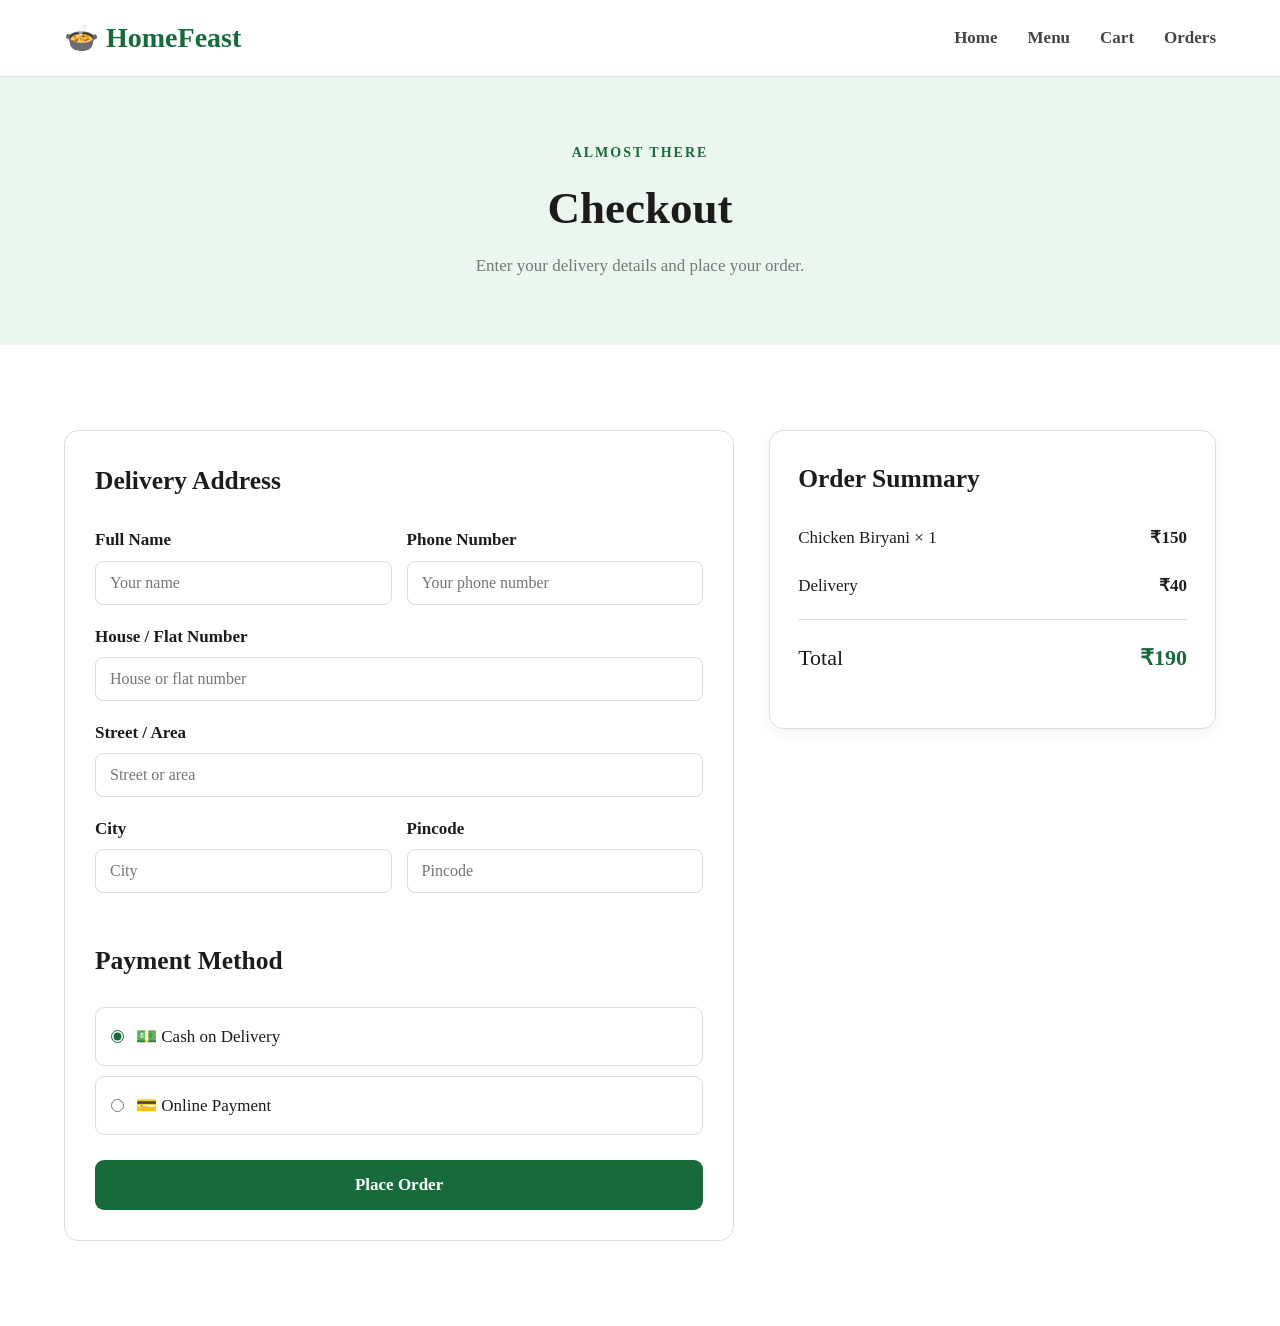
<file: HomeFeast/frontend/checkout.html>
<!DOCTYPE html>
<html lang="en">

<head>

    <meta charset="UTF-8">

    <meta name="viewport"
          content="width=device-width, initial-scale=1.0">

    <title>Checkout | HomeFeast</title>

    <link rel="stylesheet" href="css/style.css">

</head>

<body>


<header class="navbar">

    <div class="container nav-container">

        <a href="index.html" class="logo">
            🍲 HomeFeast
        </a>

        <nav class="nav-links">

            <a href="index.html">Home</a>
            <a href="menu.html">Menu</a>
            <a href="cart.html">Cart</a>
            <a href="orders.html">Orders</a>

        </nav>

    </div>

</header>


<main>

    <section class="page-banner">

        <div class="container">

            <p class="section-label">
                ALMOST THERE
            </p>

            <h1>
                Checkout
            </h1>

            <p>
                Enter your delivery details and place your order.
            </p>

        </div>

    </section>


    <section class="section">

        <div class="container checkout-layout">


            <div class="checkout-form">

                <h2>
                    Delivery Address
                </h2>


                <form id="checkoutForm">

                    <div class="form-row">

                        <div class="form-group">

                            <label>
                                Full Name
                            </label>

                            <input
                                type="text"
                                placeholder="Your name"
                                required>

                        </div>


                        <div class="form-group">

                            <label>
                                Phone Number
                            </label>

                            <input
                                type="tel"
                                placeholder="Your phone number"
                                required>

                        </div>

                    </div>


                    <div class="form-group">

                        <label>
                            House / Flat Number
                        </label>

                        <input
                            type="text"
                            placeholder="House or flat number"
                            required>

                    </div>


                    <div class="form-group">

                        <label>
                            Street / Area
                        </label>

                        <input
                            type="text"
                            placeholder="Street or area"
                            required>

                    </div>


                    <div class="form-row">

                        <div class="form-group">

                            <label>
                                City
                            </label>

                            <input
                                type="text"
                                placeholder="City"
                                required>

                        </div>


                        <div class="form-group">

                            <label>
                                Pincode
                            </label>

                            <input
                                type="text"
                                placeholder="Pincode"
                                required>

                        </div>

                    </div>


                    <h2 class="payment-title">
                        Payment Method
                    </h2>


                    <div class="payment-options">

                        <label class="payment-option">

                            <input
                                type="radio"
                                name="payment"
                                value="cod"
                                checked>

                            <span>
                                💵 Cash on Delivery
                            </span>

                        </label>


                        <label class="payment-option">

                            <input
                                type="radio"
                                name="payment"
                                value="online">

                            <span>
                                💳 Online Payment
                            </span>

                        </label>

                    </div>


                    <button
                        type="submit"
                        class="btn btn-primary full-width">

                        Place Order

                    </button>

                </form>

            </div>


            <div class="summary-card">

                <h2>
                    Order Summary
                </h2>


                <div class="checkout-food">

                    <span>
                        Chicken Biryani × 1
                    </span>

                    <strong>
                        ₹150
                    </strong>

                </div>


                <div class="summary-row">

                    <span>
                        Delivery
                    </span>

                    <strong>
                        ₹40
                    </strong>

                </div>


                <div class="summary-divider"></div>


                <div class="summary-total">

                    <span>
                        Total
                    </span>

                    <strong>
                        ₹190
                    </strong>

                </div>

            </div>

        </div>

    </section>

</main>


<script src="js/main.js"></script>

</body>
</html>
</file>
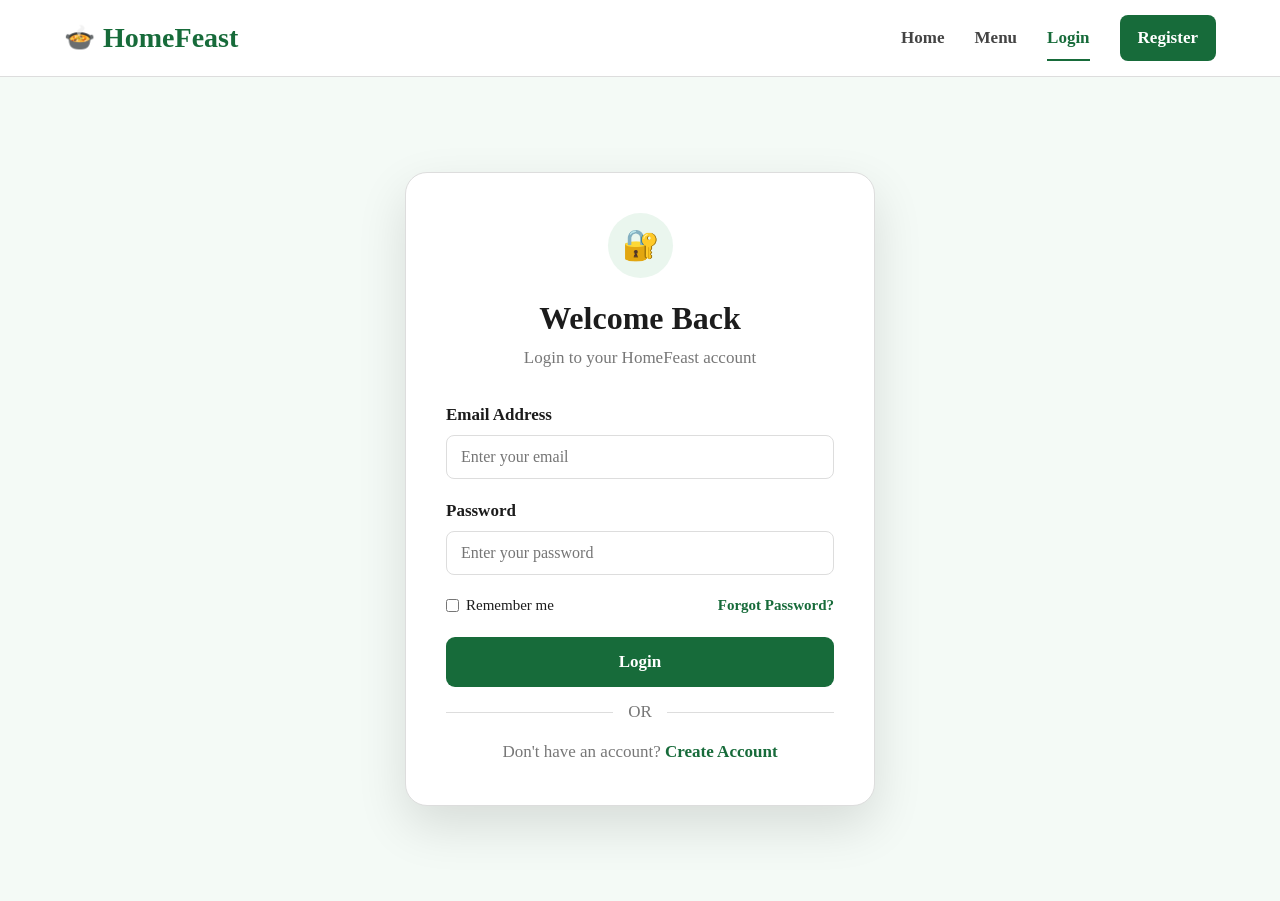
<file: HomeFeast/frontend/login.html>
<!DOCTYPE html>
<html lang="en">

<head>

    <meta charset="UTF-8">

    <meta name="viewport"
          content="width=device-width, initial-scale=1.0">

    <title>Login | HomeFeast</title>

    <link rel="stylesheet" href="css/style.css">

</head>

<body class="auth-page">


<header class="navbar">

    <div class="container nav-container">

        <a href="index.html" class="logo">
            <span>🍲</span> HomeFeast
        </a>

        <nav class="nav-links">

            <a href="index.html">
                Home
            </a>

            <a href="menu.html">
                Menu
            </a>

            <a href="login.html" class="active">
                Login
            </a>

            <a href="register.html" class="nav-register">
                Register
            </a>

        </nav>

    </div>

</header>


<main class="auth-container">

    <div class="auth-card">

        <div class="auth-header">

            <div class="auth-icon">
                🔐
            </div>

            <h1>
                Welcome Back
            </h1>

            <p>
                Login to your HomeFeast account
            </p>

        </div>


        <form id="loginForm">


            <div class="form-group">

                <label for="email">
                    Email Address
                </label>

                <input
                    type="email"
                    id="email"
                    placeholder="Enter your email"
                    required>

            </div>


            <div class="form-group">

                <label for="password">
                    Password
                </label>

                <input
                    type="password"
                    id="password"
                    placeholder="Enter your password"
                    required>

            </div>


            <div class="form-options">

                <label class="checkbox-label">

                    <input type="checkbox">

                    Remember me

                </label>

                <a href="#">
                    Forgot Password?
                </a>

            </div>


            <button
                type="submit"
                class="btn btn-primary full-width">

                Login

            </button>


        </form>


        <div class="auth-divider">
            <span>OR</span>
        </div>


        <p class="auth-footer">

            Don't have an account?

            <a href="register.html">
                Create Account
            </a>

        </p>

    </div>

</main>


<script src="js/main.js"></script>

</body>
</html>
</file>
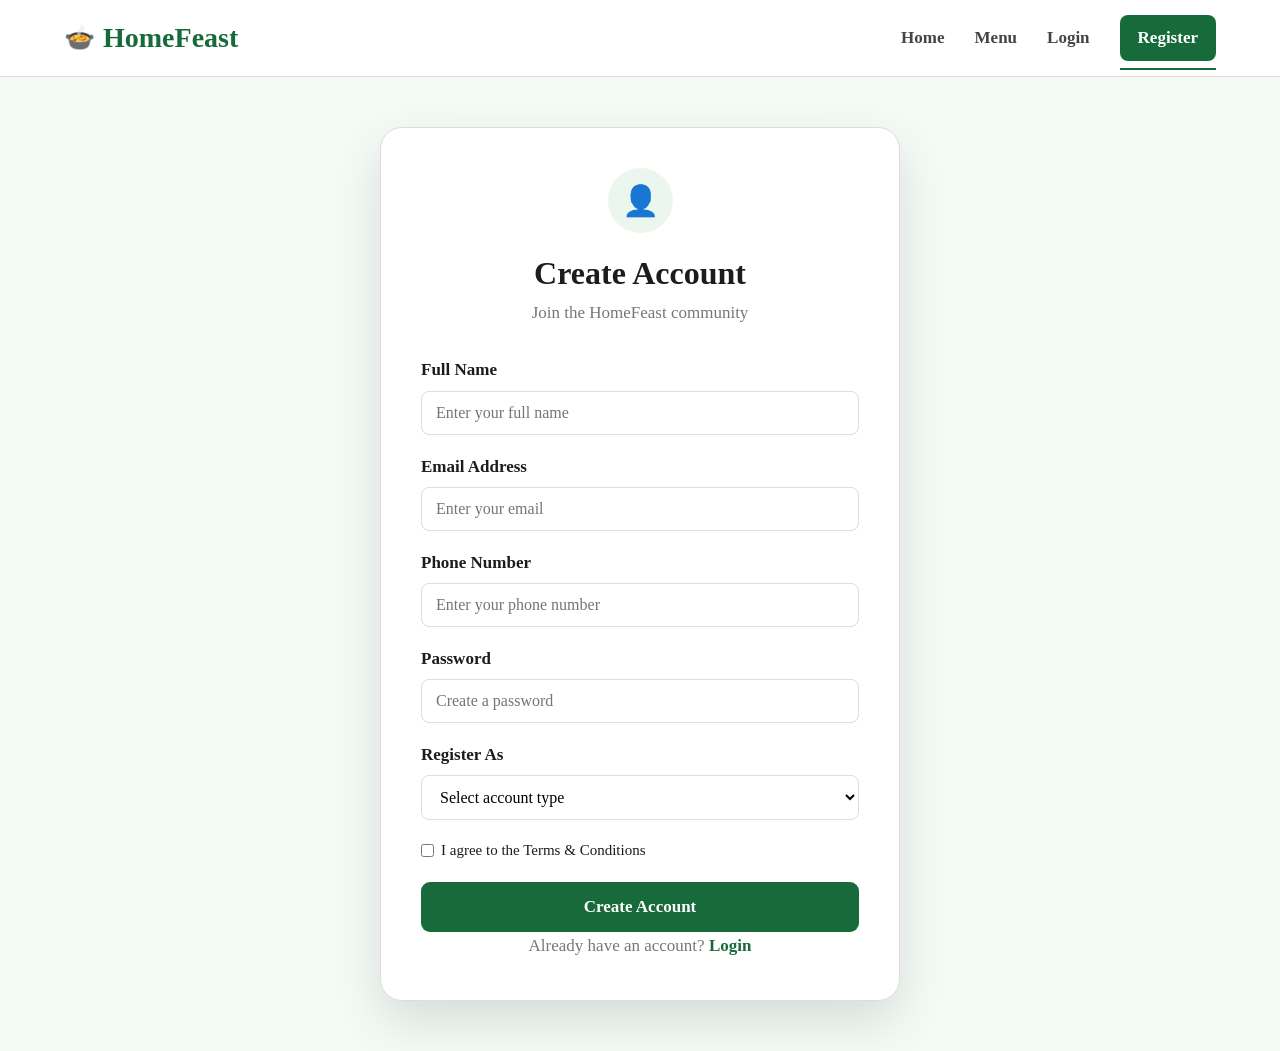
<file: HomeFeast/frontend/register.html>
<!DOCTYPE html>
<html lang="en">

<head>

    <meta charset="UTF-8">

    <meta name="viewport"
          content="width=device-width, initial-scale=1.0">

    <title>Register | HomeFeast</title>

    <link rel="stylesheet" href="css/style.css">

</head>

<body class="auth-page">


<header class="navbar">

    <div class="container nav-container">

        <a href="index.html" class="logo">
            <span>🍲</span> HomeFeast
        </a>

        <nav class="nav-links">

            <a href="index.html">
                Home
            </a>

            <a href="menu.html">
                Menu
            </a>

            <a href="login.html">
                Login
            </a>

            <a href="register.html"
               class="nav-register active">
                Register
            </a>

        </nav>

    </div>

</header>


<main class="auth-container">

    <div class="auth-card register-card">

        <div class="auth-header">

            <div class="auth-icon">
                👤
            </div>

            <h1>
                Create Account
            </h1>

            <p>
                Join the HomeFeast community
            </p>

        </div>


        <form id="registerForm">


            <div class="form-group">

                <label>
                    Full Name
                </label>

                <input
                    type="text"
                    placeholder="Enter your full name"
                    required>

            </div>


            <div class="form-group">

                <label>
                    Email Address
                </label>

                <input
                    type="email"
                    placeholder="Enter your email"
                    required>

            </div>


            <div class="form-group">

                <label>
                    Phone Number
                </label>

                <input
                    type="tel"
                    placeholder="Enter your phone number"
                    required>

            </div>


            <div class="form-group">

                <label>
                    Password
                </label>

                <input
                    type="password"
                    placeholder="Create a password"
                    required>

            </div>


            <div class="form-group">

                <label>
                    Register As
                </label>

                <select required>

                    <option value="">
                        Select account type
                    </option>

                    <option value="customer">
                        Customer
                    </option>

                    <option value="seller">
                        Home Cook / Seller
                    </option>

                </select>

            </div>


            <label class="checkbox-label terms">

                <input type="checkbox" required>

                I agree to the Terms & Conditions

            </label>


            <button
                type="submit"
                class="btn btn-primary full-width">

                Create Account

            </button>


        </form>


        <p class="auth-footer">

            Already have an account?

            <a href="login.html">
                Login
            </a>

        </p>

    </div>

</main>


<script src="js/main.js"></script>

</body>
</html>
</file>
<file: HomeFeast/frontend/css/style.css>
/* =========================================================
   HOMEFEAST
   Global Stylesheet
   Theme: White + Green
   Accent: Red
   Font: Times New Roman
   ========================================================= */


/* ================= ROOT VARIABLES ================= */

:root {

    --primary-green: #176b3a;
    --dark-green: #0e4d2b;
    --light-green: #eaf6ee;
    --soft-green: #f4faf6;

    --white: #ffffff;
    --black: #1c1c1c;
    --dark-gray: #444444;
    --gray: #777777;
    --light-gray: #eeeeee;
    --border: #dddddd;

    --red: #c62828;
    --light-red: #fff0f0;

    --shadow-small:
        0 4px 15px rgba(0, 0, 0, 0.06);

    --shadow:
        0 10px 30px rgba(0, 0, 0, 0.08);

    --shadow-large:
        0 20px 50px rgba(0, 0, 0, 0.12);

    --radius-small: 8px;
    --radius: 14px;
    --radius-large: 22px;

    --max-width: 1200px;
}


/* ================= RESET ================= */

* {
    margin: 0;
    padding: 0;
    box-sizing: border-box;
}


html {
    scroll-behavior: smooth;
}


body {

    font-family: "Times New Roman", Times, serif;

    background: var(--white);

    color: var(--black);

    line-height: 1.6;

    font-size: 17px;

}


img {
    max-width: 100%;
    display: block;
}


a {
    text-decoration: none;
    color: inherit;
}


button,
input,
select,
textarea {
    font-family: inherit;
}


button {
    cursor: pointer;
}


/* ================= CONTAINER ================= */

.container {

    width: 90%;

    max-width: var(--max-width);

    margin: auto;

}


/* ================= NAVBAR ================= */

.navbar {

    background: rgba(255, 255, 255, 0.97);

    border-bottom: 1px solid var(--border);

    position: sticky;

    top: 0;

    z-index: 1000;

}


.nav-container {

    min-height: 76px;

    display: flex;

    align-items: center;

    justify-content: space-between;

}


.logo {

    display: flex;

    align-items: center;

    gap: 8px;

    color: var(--primary-green);

    font-size: 28px;

    font-weight: bold;

}


.logo span {
    font-size: 25px;
}


.nav-links {

    display: flex;

    align-items: center;

    gap: 30px;

}


.nav-links a {

    color: var(--dark-gray);

    font-weight: bold;

    transition: 0.3s;

    position: relative;

}


.nav-links a:hover,
.nav-links a.active {

    color: var(--primary-green);

}


.nav-links a.active::after {

    content: "";

    position: absolute;

    left: 0;

    bottom: -9px;

    width: 100%;

    height: 2px;

    background: var(--primary-green);

}


.nav-register {

    background: var(--primary-green) !important;

    color: white !important;

    padding: 9px 18px;

    border-radius: 8px;

}


.nav-register:hover {

    background: var(--dark-green) !important;

}


.mobile-menu-btn {

    display: none;

    background: none;

    border: none;

    font-size: 25px;

}


/* ================= HERO ================= */

.hero {

    background:
        linear-gradient(
            135deg,
            var(--soft-green),
            #ffffff
        );

    padding: 80px 0;

}


.hero-content {

    display: grid;

    grid-template-columns: 1fr 1fr;

    gap: 60px;

    align-items: center;

}


.hero-small-title {

    color: var(--primary-green);

    font-weight: bold;

    letter-spacing: 2px;

    margin-bottom: 15px;

}


.hero-text h1 {

    font-size: clamp(42px, 5vw, 68px);

    line-height: 1.05;

    margin-bottom: 25px;

}


.hero-text h1 span {

    display: block;

    color: var(--primary-green);

}


.hero-text > p:not(.hero-small-title) {

    color: var(--gray);

    font-size: 19px;

    max-width: 570px;

    margin-bottom: 30px;

}


.hero-buttons {

    display: flex;

    gap: 15px;

    flex-wrap: wrap;

}


.hero-image {

    position: relative;

}


.hero-image img {

    width: 100%;

    height: 480px;

    object-fit: cover;

    border-radius: var(--radius-large);

    box-shadow: var(--shadow-large);

}


/* ================= BUTTONS ================= */

.btn {

    display: inline-flex;

    align-items: center;

    justify-content: center;

    padding: 13px 25px;

    border-radius: 9px;

    font-size: 17px;

    font-weight: bold;

    border: 2px solid transparent;

    transition: 0.3s;

}


.btn-primary {

    background: var(--primary-green);

    color: white;

}


.btn-primary:hover {

    background: var(--dark-green);

    transform: translateY(-2px);

}


.btn-outline {

    background: transparent;

    border-color: var(--primary-green);

    color: var(--primary-green);

}


.btn-outline:hover {

    background: var(--light-green);

}


.btn-white {

    background: white;

    color: var(--primary-green);

}


.btn-white:hover {

    transform: translateY(-2px);

}


.full-width {

    width: 100%;

}


/* ================= SECTIONS ================= */

.section {

    padding: 85px 0;

}


.section-light {

    background: var(--soft-green);

}


.section-heading {

    text-align: center;

    max-width: 700px;

    margin: 0 auto 50px;

}


.section-label {

    color: var(--primary-green);

    text-transform: uppercase;

    letter-spacing: 2px;

    font-size: 14px;

    font-weight: bold;

    margin-bottom: 8px;

}


.section-heading h2 {

    font-size: 40px;

    margin-bottom: 12px;

}


.section-heading > p:last-child {

    color: var(--gray);

}


/* ================= FEATURES ================= */

.features-grid {

    display: grid;

    grid-template-columns:
        repeat(4, 1fr);

    gap: 20px;

}


.feature-card {

    background: white;

    border: 1px solid var(--border);

    padding: 30px 22px;

    text-align: center;

    border-radius: var(--radius);

    box-shadow: var(--shadow-small);

    transition: 0.3s;

}


.feature-card:hover {

    transform: translateY(-7px);

    box-shadow: var(--shadow);

    border-color: #b9dcc7;

}


.feature-icon {

    width: 65px;

    height: 65px;

    margin: 0 auto 18px;

    background: var(--light-green);

    border-radius: 50%;

    display: flex;

    align-items: center;

    justify-content: center;

    font-size: 30px;

}


.feature-card h3 {

    margin-bottom: 10px;

    font-size: 22px;

}


.feature-card p {

    color: var(--gray);

}


/* ================= FOOD CARDS ================= */

.food-grid {

    display: grid;

    grid-template-columns:
        repeat(3, 1fr);

    gap: 25px;

}


.food-card {

    background: white;

    border-radius: var(--radius);

    overflow: hidden;

    border: 1px solid var(--border);

    box-shadow: var(--shadow-small);

    transition: 0.3s;

}


.food-card:hover {

    transform: translateY(-6px);

    box-shadow: var(--shadow);

}


.food-image {

    position: relative;

    overflow: hidden;

}


.food-image img {

    width: 100%;

    height: 230px;

    object-fit: cover;

    transition: 0.4s;

}


.food-card:hover .food-image img {

    transform: scale(1.05);

}


.food-badge {

    position: absolute;

    top: 15px;

    left: 15px;

    background: var(--primary-green);

    color: white;

    padding: 5px 12px;

    border-radius: 20px;

    font-size: 13px;

    font-weight: bold;

}


.food-content {

    padding: 22px;

}


.food-title-row {

    display: flex;

    justify-content: space-between;

    align-items: flex-start;

    gap: 10px;

}


.food-title-row h3 {

    font-size: 22px;

}


.rating {

    white-space: nowrap;

    font-size: 14px;

}


.food-content p {

    color: var(--gray);

    margin: 7px 0 12px;

}


.food-bottom {

    display: flex;

    justify-content: space-between;

    align-items: center;

    margin-top: 18px;

}


.food-bottom strong {

    color: var(--primary-green);

    font-size: 24px;

}


.small-btn {

    border: none;

    background: var(--primary-green);

    color: white;

    padding: 8px 15px;

    border-radius: 7px;

    font-weight: bold;

    transition: 0.3s;

}


.small-btn:hover {

    background: var(--dark-green);

}


.cook-name {

    color: var(--primary-green);

}


.center-button {

    text-align: center;

    margin-top: 40px;

}


/* ================= HOW IT WORKS ================= */

.steps-grid {

    display: grid;

    grid-template-columns:
        repeat(3, 1fr);

    gap: 25px;

}


.step-card {

    text-align: center;

    padding: 35px;

    border: 1px solid var(--border);

    border-radius: var(--radius);

    position: relative;

    background: white;

}


.step-number {

    position: absolute;

    top: 15px;

    right: 20px;

    color: #d8eadf;

    font-size: 40px;

    font-weight: bold;

}


.step-icon {

    font-size: 45px;

    margin-bottom: 15px;

}


.step-card h3 {

    font-size: 25px;

    margin-bottom: 8px;

}


.step-card p {

    color: var(--gray);

}


/* ================= ABOUT ================= */

.about-section {

    padding: 90px 0;

    background: var(--light-green);

}


.about-container {

    display: grid;

    grid-template-columns: 1fr 1fr;

    gap: 60px;

    align-items: center;

}


.about-image img {

    width: 100%;

    height: 430px;

    object-fit: cover;

    border-radius: var(--radius-large);

    box-shadow: var(--shadow);

}


.about-content h2 {

    font-size: 42px;

    line-height: 1.2;

    margin-bottom: 20px;

}


.about-content p {

    color: var(--gray);

    margin-bottom: 18px;

}


/* ================= CTA ================= */

.cta-section {

    padding: 75px 0;

    background: var(--primary-green);

    color: white;

    text-align: center;

}


.cta-section h2 {

    font-size: 42px;

    margin-bottom: 10px;

}


.cta-section p {

    margin-bottom: 25px;

}


/* ================= FOOTER ================= */

.footer {

    background: #103d25;

    color: white;

    padding-top: 60px;

}


.footer-grid {

    display: grid;

    grid-template-columns:
        2fr 1fr 1fr;

    gap: 50px;

    padding-bottom: 45px;

}


.footer-logo {

    font-size: 28px;

    font-weight: bold;

    display: inline-block;

    margin-bottom: 15px;

}


.footer-grid p {

    color: #d5e6dc;

}


.footer-grid h3 {

    margin-bottom: 15px;

}


.footer-grid > div:nth-child(2) a {

    display: block;

    color: #d5e6dc;

    margin-bottom: 7px;

}


.footer-grid > div:nth-child(2) a:hover {

    color: white;

}


.footer-bottom {

    border-top: 1px solid rgba(255,255,255,0.15);

    text-align: center;

    padding: 20px;

    color: #d5e6dc;

}


/* ================= PAGE BANNER ================= */

.page-banner {

    background: var(--light-green);

    text-align: center;

    padding: 65px 0;

}


.page-banner h1 {

    font-size: 45px;

    margin-bottom: 8px;

}


.page-banner p:last-child {

    color: var(--gray);

}


/* ================= MENU TOOLS ================= */

.menu-tools {

    display: flex;

    gap: 15px;

    margin-bottom: 25px;

}


.search-box {

    flex: 1;

    display: flex;

    align-items: center;

    gap: 10px;

    border: 1px solid var(--border);

    padding: 0 15px;

    border-radius: 9px;

    background: white;

}


.search-box input {

    border: none;

    outline: none;

    width: 100%;

    padding: 13px 5px;

    font-size: 17px;

}


.menu-tools select,
.form-group select {

    border: 1px solid var(--border);

    border-radius: 9px;

    padding: 13px;

    background: white;

    font-size: 16px;

    outline: none;

}


.category-buttons {

    display: flex;

    gap: 10px;

    flex-wrap: wrap;

    margin-bottom: 35px;

}


.category-btn {

    background: white;

    border: 1px solid var(--border);

    padding: 9px 18px;

    border-radius: 20px;

    font-weight: bold;

    transition: 0.3s;

}


.category-btn:hover,
.category-btn.active {

    background: var(--primary-green);

    color: white;

    border-color: var(--primary-green);

}


/* ================= AUTH ================= */

.auth-page {

    background: var(--soft-green);

    min-height: 100vh;

}


.auth-container {

    min-height: calc(100vh - 76px);

    display: flex;

    justify-content: center;

    align-items: center;

    padding: 50px 20px;

}


.auth-card {

    background: white;

    width: 100%;

    max-width: 470px;

    padding: 40px;

    border-radius: var(--radius-large);

    box-shadow: var(--shadow-large);

    border: 1px solid var(--border);

}


.register-card {

    max-width: 520px;

}


.auth-header {

    text-align: center;

    margin-bottom: 30px;

}


.auth-icon {

    width: 65px;

    height: 65px;

    margin: 0 auto 15px;

    border-radius: 50%;

    background: var(--light-green);

    display: flex;

    justify-content: center;

    align-items: center;

    font-size: 30px;

}


.auth-header h1 {

    font-size: 32px;

}


.auth-header p {

    color: var(--gray);

}


.form-group {

    margin-bottom: 18px;

}


.form-group label {

    display: block;

    margin-bottom: 7px;

    font-weight: bold;

}


.form-group input,
.form-group select,
.form-group textarea {

    width: 100%;

    border: 1px solid var(--border);

    border-radius: 8px;

    padding: 12px 14px;

    font-size: 16px;

    outline: none;

    background: white;

}


.form-group input:focus,
.form-group select:focus,
.form-group textarea:focus {

    border-color: var(--primary-green);

    box-shadow:
        0 0 0 3px rgba(23, 107, 58, 0.08);

}


.form-options {

    display: flex;

    justify-content: space-between;

    align-items: center;

    margin: 10px 0 20px;

    font-size: 15px;

}


.form-options a,
.auth-footer a {

    color: var(--primary-green);

    font-weight: bold;

}


.checkbox-label {

    display: flex;

    align-items: center;

    gap: 7px;

    font-size: 15px;

}


.checkbox-label input {

    accent-color: var(--primary-green);

}


.terms {

    margin: 15px 0 20px;

}


.auth-divider {

    text-align: center;

    margin: 25px 0;

    border-bottom: 1px solid var(--border);

    line-height: 0;

}


.auth-divider span {

    background: white;

    padding: 0 15px;

    color: var(--gray);

}


.auth-footer {

    text-align: center;

    color: var(--gray);

}


/* ================= CART ================= */

.cart-layout {

    display: grid;

    grid-template-columns: 1.7fr 1fr;

    gap: 30px;

    align-items: start;

}


.cart-items > h2 {

    margin-bottom: 20px;

}


.cart-item {

    display: grid;

    grid-template-columns: 100px 1fr auto auto;

    gap: 20px;

    align-items: center;

    padding: 20px;

    border: 1px solid var(--border);

    border-radius: var(--radius);

    background: white;

}


.cart-item img {

    width: 100px;

    height: 85px;

    object-fit: cover;

    border-radius: 10px;

}


.cart-item-info p {

    color: var(--gray);

}


.cart-item-info strong {

    color: var(--primary-green);

    font-size: 20px;

}


.quantity-control {

    display: flex;

    align-items: center;

    border: 1px solid var(--border);

    border-radius: 7px;

    overflow: hidden;

}


.quantity-control button {

    width: 35px;

    height: 35px;

    border: none;

    background: var(--light-green);

    color: var(--primary-green);

    font-size: 20px;

}


.quantity-control span {

    width: 35px;

    text-align: center;

}


.remove-btn {

    border: none;

    background: var(--light-red);

    color: var(--red);

    width: 35px;

    height: 35px;

    border-radius: 7px;

    font-size: 22px;

}


.continue-shopping {

    margin-top: 20px;

}


.continue-shopping a {

    color: var(--primary-green);

    font-weight: bold;

}


/* ================= SUMMARY ================= */

.summary-card {

    background: white;

    border: 1px solid var(--border);

    border-radius: var(--radius);

    padding: 28px;

    box-shadow: var(--shadow-small);

}


.summary-card h2 {

    margin-bottom: 25px;

}


.summary-row {

    display: flex;

    justify-content: space-between;

    margin-bottom: 15px;

}


.summary-divider {

    height: 1px;

    background: var(--border);

    margin: 20px 0;

}


.summary-total {

    display: flex;

    justify-content: space-between;

    font-size: 22px;

    margin-bottom: 25px;

}


.summary-total strong {

    color: var(--primary-green);

}


/* ================= CHECKOUT ================= */

.checkout-layout {

    display: grid;

    grid-template-columns: 1.5fr 1fr;

    gap: 35px;

    align-items: start;

}


.checkout-form {

    background: white;

    border: 1px solid var(--border);

    border-radius: var(--radius);

    padding: 30px;

}


.checkout-form h2 {

    margin-bottom: 25px;

}


.form-row {

    display: grid;

    grid-template-columns: 1fr 1fr;

    gap: 15px;

}


.payment-title {

    margin-top: 30px;

}


.payment-options {

    display: grid;

    gap: 10px;

    margin-bottom: 25px;

}


.payment-option {

    display: flex;

    align-items: center;

    gap: 12px;

    border: 1px solid var(--border);

    padding: 15px;

    border-radius: 9px;

    cursor: pointer;

}


.payment-option:hover {

    background: var(--soft-green);

    border-color: var(--primary-green);

}


.payment-option input {

    accent-color: var(--primary-green);

}


.checkout-food {

    display: flex;

    justify-content: space-between;

    margin-bottom: 20px;

}


/* ================= ORDERS ================= */

.orders-container {

    max-width: 900px;

}


.order-card {

    background: white;

    border: 1px solid var(--border);

    border-radius: var(--radius);

    margin-bottom: 25px;

    overflow: hidden;

}


.order-header {

    padding: 20px 25px;

    background: var(--soft-green);

    display: flex;

    justify-content: space-between;

    align-items: center;

}


.order-header p {

    color: var(--gray);

}


.status {

    padding: 6px 12px;

    border-radius: 20px;

    font-size: 14px;

    font-weight: bold;

}


.status.preparing {

    background: #fff4d6;

    color: #9a6a00;

}


.status.confirmed {

    background: var(--light-green);

    color: var(--primary-green);

}


.status.delivered {

    background: #e7f6ea;

    color: #167337;

}


.order-body {

    padding: 25px;

    display: flex;

    justify-content: space-between;

    align-items: center;

    gap: 20px;

}


.order-food {

    display: flex;

    align-items: center;

    gap: 18px;

}


.order-food img,
.order-placeholder {

    width: 80px;

    height: 70px;

    object-fit: cover;

    border-radius: 9px;

}


.order-placeholder {

    background: var(--light-green);

    display: flex;

    justify-content: center;

    align-items: center;

    font-size: 30px;

}


.order-food p {

    color: var(--gray);

}


.order-food strong {

    color: var(--primary-green);

}


.order-total {

    text-align: right;

}


.order-total span {

    display: block;

    color: var(--gray);

}


.order-total strong {

    color: var(--primary-green);

    font-size: 22px;

}


.tracking {

    padding: 20px 25px 30px;

    display: flex;

    align-items: flex-start;

}


.track-step {

    text-align: center;

    min-width: 80px;

}


.track-step span {

    width: 35px;

    height: 35px;

    border-radius: 50%;

    background: var(--border);

    display: flex;

    align-items: center;

    justify-content: center;

    margin: auto;

}


.track-step.completed span,
.track-step.active span {

    background: var(--primary-green);

    color: white;

}


.track-step p {

    font-size: 13px;

    margin-top: 7px;

}


.track-line {

    height: 2px;

    background: var(--border);

    flex: 1;

    margin-top: 17px;

}


.completed-line {

    background: var(--primary-green);

}


.order-actions {

    border-top: 1px solid var(--border);

    padding: 15px 25px;

    display: flex;

    justify-content: flex-end;

    gap: 10px;

}


.small-action {

    padding: 7px 15px;

    font-size: 14px;

}


/* ================= SELLER DASHBOARD ================= */

.dashboard-page {

    background: var(--soft-green);

    min-height: calc(100vh - 76px);

    padding: 50px 0;

}


.dashboard-header {

    display: flex;

    justify-content: space-between;

    align-items: center;

    gap: 20px;

    margin-bottom: 35px;

}


.dashboard-header h1 {

    font-size: 38px;

}


.dashboard-header p:last-child {

    color: var(--gray);

}


.stats-grid {

    display: grid;

    grid-template-columns:
        repeat(4, 1fr);

    gap: 20px;

    margin-bottom: 30px;

}


.stat-card {

    background: white;

    padding: 25px;

    border-radius: var(--radius);

    border: 1px solid var(--border);

    display: flex;

    align-items: center;

    gap: 15px;

}


.stat-icon {

    width: 55px;

    height: 55px;

    border-radius: 12px;

    background: var(--light-green);

    display: flex;

    align-items: center;

    justify-content: center;

    font-size: 25px;

}


.stat-card span {

    display: block;

    color: var(--gray);

    font-size: 14px;

}


.stat-card strong {

    font-size: 25px;

    color: var(--primary-green);

}


.dashboard-card {

    background: white;

    border: 1px solid var(--border);

    border-radius: var(--radius);

    padding: 25px;

    margin-bottom: 30px;

}


.dashboard-card-header {

    display: flex;

    justify-content: space-between;

    align-items: center;

    margin-bottom: 20px;

}


.dashboard-card-header a {

    color: var(--primary-green);

    font-weight: bold;

}


.table-wrapper {

    overflow-x: auto;

}


table {

    width: 100%;

    border-collapse: collapse;

}


th,
td {

    text-align: left;

    padding: 15px;

    border-bottom: 1px solid var(--border);

}


th {

    color: var(--primary-green);

    background: var(--soft-green);

}


.seller-food-grid {

    grid-template-columns:
        repeat(3, 1fr);

}


.availability {

    color: var(--primary-green);

    font-weight: bold;

}


/* ================= RESPONSIVE ================= */

@media (max-width: 1000px) {

    .features-grid {

        grid-template-columns:
            repeat(2, 1fr);

    }


    .hero-content,
    .about-container {

        grid-template-columns: 1fr;

    }


    .hero-text {

        text-align: center;

    }


    .hero-text > p:not(.hero-small-title) {

        margin-left: auto;

        margin-right: auto;

    }


    .hero-buttons {

        justify-content: center;

    }


    .hero-image img {

        height: 400px;

    }


    .stats-grid {

        grid-template-columns:
            repeat(2, 1fr);

    }

}


@media (max-width: 800px) {

    .nav-links {

        display: none;

    }


    .mobile-menu-btn {

        display: block;

    }


    .food-grid,
    .steps-grid {

        grid-template-columns:
            repeat(2, 1fr);

    }


    .cart-layout,
    .checkout-layout {

        grid-template-columns: 1fr;

    }


    .footer-grid {

        grid-template-columns:
            1fr 1fr;

    }

}


@media (max-width: 600px) {

    body {

        font-size: 16px;

    }


    .container {

        width: 92%;

    }


    .section {

        padding: 60px 0;

    }


    .hero {

        padding: 55px 0;

    }


    .hero-text h1 {

        font-size: 43px;

    }


    .hero-image img {

        height: 300px;

    }


    .section-heading h2,
    .about-content h2 {

        font-size: 32px;

    }


    .features-grid,
    .food-grid,
    .steps-grid,
    .stats-grid,
    .seller-food-grid {

        grid-template-columns: 1fr;

    }


    .menu-tools {

        flex-direction: column;

    }


    .auth-card {

        padding: 28px 20px;

    }


    .form-row {

        grid-template-columns: 1fr;

        gap: 0;

    }


    .cart-item {

        grid-template-columns:
            80px 1fr;

    }


    .quantity-control {

        grid-column: 2;

        justify-self: start;

    }


    .remove-btn {

        position: absolute;

        margin-left: 250px;

    }


    .order-body {

        flex-direction: column;

        align-items: flex-start;

    }


    .order-total {

        text-align: left;

    }


    .tracking {

        overflow-x: auto;

        min-width: 650px;

    }


    .order-card {

        overflow-x: auto;

    }


    .dashboard-header {

        flex-direction: column;

        align-items: flex-start;

    }


    .footer-grid {

        grid-template-columns: 1fr;

    }


    .page-banner h1 {

        font-size: 36px;

    }

}
</file>
